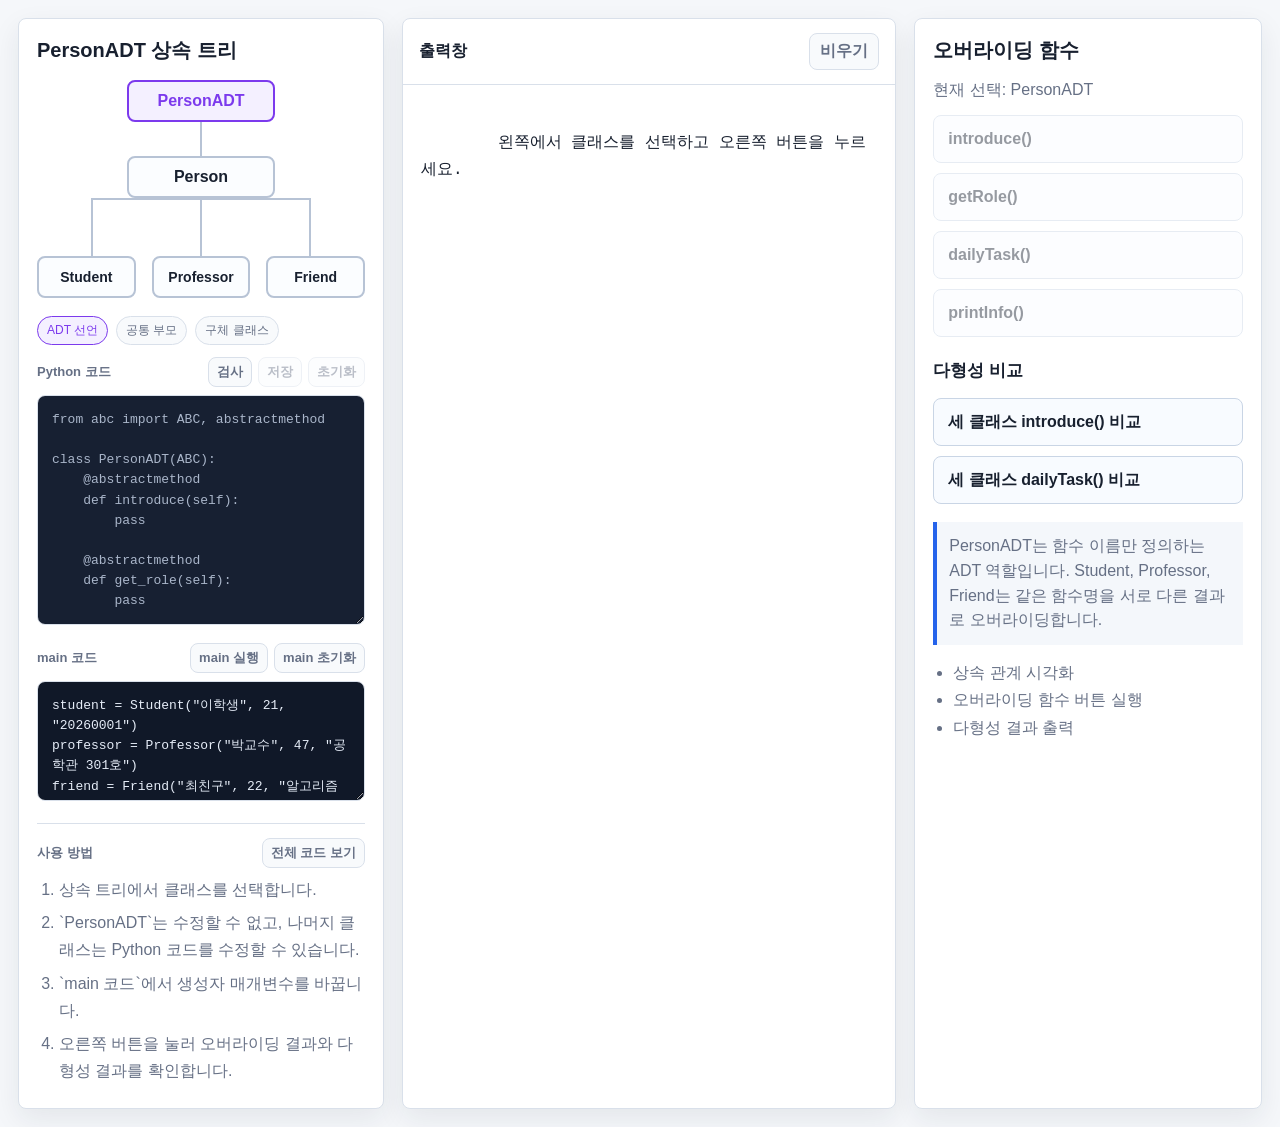
<file: index.html>
<!doctype html>
<html lang="ko">
<head>
  <meta charset="utf-8">
  <meta name="viewport" content="width=device-width, initial-scale=1">
  <title>PersonADT 오버라이딩 데모</title>
  <link rel="stylesheet" href="styles.css">
</head>
<body>
  <main class="app">
    <section class="tree-panel" aria-label="상속 트리">
      <h1>PersonADT 상속 트리</h1>
      <div class="tree">
        <button class="node active" data-class="PersonADT">PersonADT</button>
        <div class="line"></div>
        <button class="node" data-class="Person">Person</button>
        <div class="branches">
          <span></span><span></span><span></span>
        </div>
        <div class="children">
          <button class="node leaf" data-class="Student">Student</button>
          <button class="node leaf" data-class="Professor">Professor</button>
          <button class="node leaf" data-class="Friend">Friend</button>
        </div>
      </div>
      <div class="legend">
        <span data-tier="adt">ADT 선언</span>
        <span data-tier="parent">공통 부모</span>
        <span data-tier="concrete">구체 클래스</span>
      </div>
      <div class="editor-header">
        <span>Python 코드</span>
        <div>
          <button id="checkCode" type="button">검사</button>
          <button id="saveCode" type="button">저장</button>
          <button id="resetCode" type="button">초기화</button>
        </div>
      </div>
      <textarea id="classCode" class="code-box" spellcheck="false" aria-label="Python 코드 편집기"></textarea>
      <div class="editor-header main-header">
        <span>main 코드</span>
        <div>
          <button id="runMain" type="button">main 실행</button>
          <button id="resetMain" type="button">main 초기화</button>
        </div>
      </div>
      <textarea id="mainCode" class="code-box main-code-box" spellcheck="false" aria-label="main Python 코드 편집기"></textarea>
      <section class="usage-guide" aria-label="사용 방법">
        <div class="editor-header">
          <span>사용 방법</span>
          <button id="showFullCode" type="button">전체 코드 보기</button>
        </div>
        <ol>
          <li>상속 트리에서 클래스를 선택합니다.</li>
          <li>`PersonADT`는 수정할 수 없고, 나머지 클래스는 Python 코드를 수정할 수 있습니다.</li>
          <li>`main 코드`에서 생성자 매개변수를 바꿉니다.</li>
          <li>오른쪽 버튼을 눌러 오버라이딩 결과와 다형성 결과를 확인합니다.</li>
        </ol>
      </section>
    </section>

    <section class="output-panel" aria-label="출력창">
      <div class="output-header">
        <span>출력창</span>
        <button id="clearOutput" type="button">비우기</button>
      </div>
      <div id="output" class="output" aria-live="polite">
        왼쪽에서 클래스를 선택하고 오른쪽 버튼을 누르세요.
      </div>
    </section>

    <section class="control-panel" aria-label="함수 실행 패널">
      <h2>오버라이딩 함수</h2>
      <p id="selectedInfo">현재 선택: PersonADT</p>
      <div class="button-grid">
        <button type="button" data-method="introduce">introduce()</button>
        <button type="button" data-method="getRole">getRole()</button>
        <button type="button" data-method="dailyTask">dailyTask()</button>
        <button type="button" data-method="printInfo">printInfo()</button>
      </div>
      <h2 class="sub-title">다형성 비교</h2>
      <div class="button-grid">
        <button type="button" data-poly="introduce">세 클래스 introduce() 비교</button>
        <button type="button" data-poly="dailyTask">세 클래스 dailyTask() 비교</button>
      </div>
      <div class="note">
        PersonADT는 함수 이름만 정의하는 ADT 역할입니다. Student, Professor, Friend는 같은 함수명을 서로 다른 결과로 오버라이딩합니다.
      </div>
      <ul class="checklist">
        <li>상속 관계 시각화</li>
        <li>오버라이딩 함수 버튼 실행</li>
        <li>다형성 결과 출력</li>
      </ul>
    </section>
  </main>
  <div id="pythonModal" class="modal" hidden>
    <div class="modal-box" role="dialog" aria-modal="true" aria-labelledby="pythonModalTitle">
      <h2 id="pythonModalTitle">Python 실행 환경 필요</h2>
      <p>
        Python 실행 환경을 불러오지 못했습니다. 인터넷 연결을 확인하거나 Python을 설치한 뒤 다시 실행해 주세요.
      </p>
      <button id="closePythonModal" type="button">확인</button>
    </div>
  </div>
  <script src="script.js"></script>
</body>
</html>
</file>
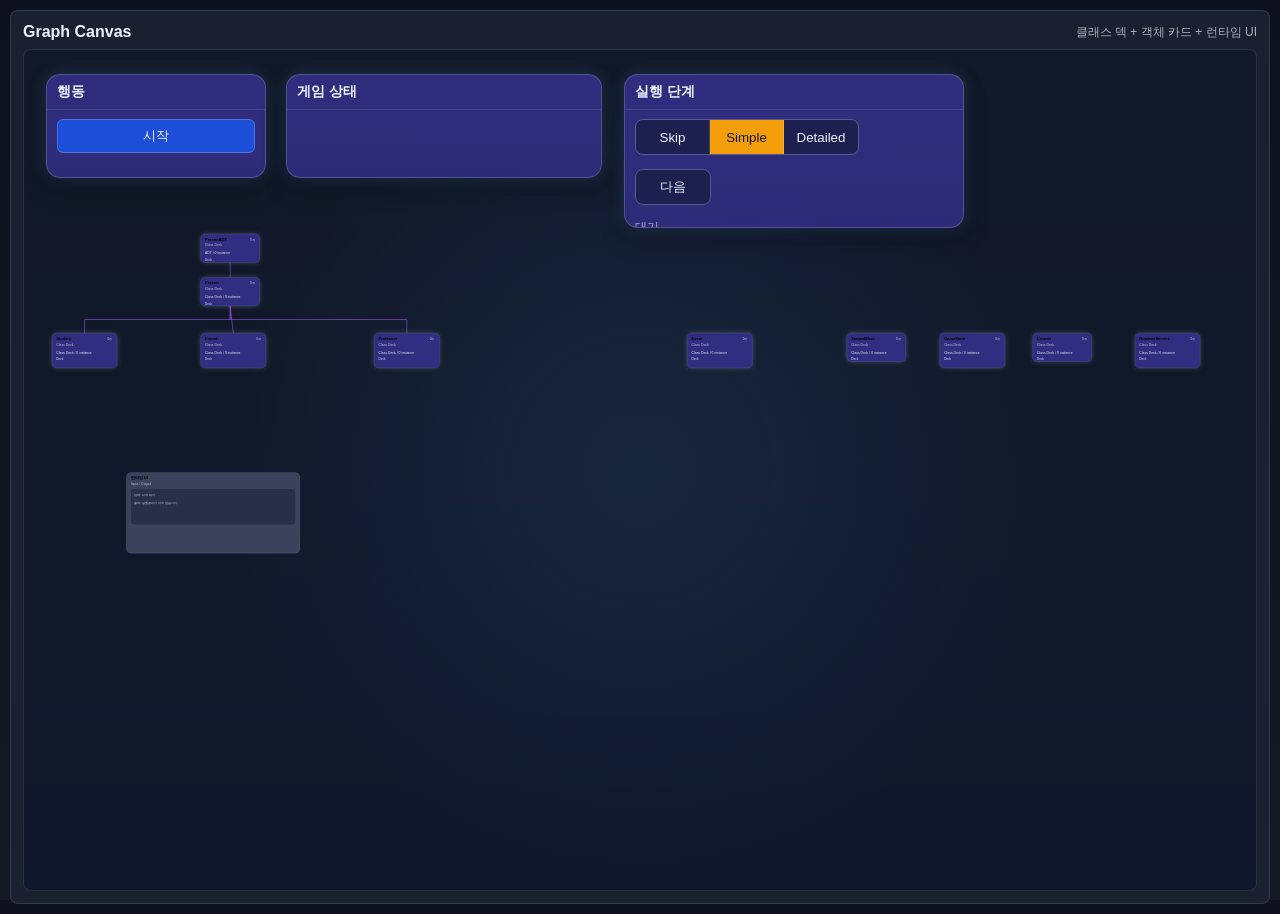
<file: web/index.html>
<!doctype html>
<html lang="ko">
<head>
  <meta charset="utf-8">
  <meta name="viewport" content="width=device-width, initial-scale=1">
  <title>DataStructureTask Graph View</title>
  <link rel="stylesheet" href="./styles.css">
</head>
<body>
  <div class="shell">
    <section class="graph-panel">
      <div class="panel-title">
        <h1>Graph Canvas</h1>
        <div id="graph-hint" class="muted">Class decks + object cards + runtime UI</div>
      </div>
      <div id="graph-viewport" class="graph-viewport">
        <svg id="graph-canvas" class="graph-canvas" xmlns="http://www.w3.org/2000/svg">
          <g id="graph-background"></g>
          <g id="graph-edges"></g>
          <g id="graph-overlays"></g>
          <g id="graph-nodes"></g>
          <g id="graph-runtime-edges"></g>
        </svg>

        <div id="runtime-panels" class="runtime-panels">
          <section id="action-panel" class="runtime-panel" data-panel-id="action-panel">
            <header class="runtime-panel__header">
              <h2 id="action-panel-title">Actions</h2>
            </header>
            <div class="runtime-panel__body">
              <div class="runtime-button-grid">
                <button id="start-button" class="primary">Start</button>
                <button id="relayout-button">Relayout</button>
                <button data-action="study">Study</button>
                <button data-action="play">Play</button>
                <button data-action="exercise">Exercise</button>
                <button data-action="rest">Rest</button>
              </div>
            </div>
          </section>

          <section id="status-panel" class="runtime-panel" data-panel-id="status-panel">
            <header class="runtime-panel__header">
              <h2 id="status-panel-title">Game Status</h2>
            </header>
            <div id="game-status" class="runtime-panel__body status-grid"></div>
          </section>

          <section id="replay-panel" class="runtime-panel" data-panel-id="replay-panel">
            <header class="runtime-panel__header">
              <h2 id="replay-panel-title">Replay</h2>
            </header>
            <div class="runtime-panel__body panel-stack">
              <div class="segmented" id="replay-mode-group">
                <button data-replay-mode="skip">Skip</button>
                <button data-replay-mode="simple" class="is-active">Simple</button>
                <button data-replay-mode="detailed">Detailed</button>
              </div>
              <div class="segmented" id="replay-controls-group">
                <button id="next-step-button">Next</button>
              </div>
              <div id="replay-status" class="muted">Idle</div>
              <div class="segmented" id="lang-group">
                <button data-lang="ko" class="is-active">KO</button>
                <button data-lang="en">EN</button>
              </div>
              <div class="runtime-button-row">
                <button id="fit-view-button">Fit View</button>
                <button id="reset-view-button">Reset Layout</button>
              </div>
            </div>
          </section>

          <section id="choice-panel" class="runtime-panel runtime-panel--hidden" data-panel-id="choice-panel">
            <header class="runtime-panel__header">
              <h2 id="choice-panel-title">Choice</h2>
            </header>
            <div id="choice-panel-content" class="runtime-panel__body panel-stack"></div>
          </section>

          <section id="output-panel" class="runtime-panel" data-panel-id="output-panel">
            <header class="runtime-panel__header">
              <h2 id="output-panel-title">CLI Output</h2>
            </header>
            <div id="output-panel-content" class="runtime-panel__body output-list"></div>
          </section>
        </div>

        <aside id="node-detail-panel" class="node-detail-panel node-detail-panel--hidden">
          <header class="node-detail-panel__header">
            <div>
              <h2 id="node-detail-title">Node</h2>
              <div id="node-detail-subtitle" class="muted"></div>
            </div>
            <button id="node-detail-close" type="button" aria-label="Close">X</button>
          </header>
          <div id="node-detail-content" class="node-detail-panel__body"></div>
        </aside>
      </div>
    </section>

    <div class="main-layout">
      <aside class="inspector-panel">
        <div class="panel-title">
          <h2>Inspector</h2>
        </div>
        <div id="inspector-content" class="inspector-content"></div>
      </aside>

      <section class="timeline-panel">
        <div class="panel-title">
          <h2>Trace</h2>
        </div>
        <div id="timeline-content" class="timeline-content"></div>
      </section>
    </div>
  </div>

  <div id="context-menu" class="context-menu hidden"></div>

  <script type="module" src="./app.js"></script>
</body>
</html>
</file>
<file: styles.css>
:root {
  --bg: #f5f7fa;
  --panel: #ffffff;
  --ink: #18202f;
  --muted: #667085;
  --line: #b7c3d5;
  --purple: #7c3aed;
  --blue: #2563eb;
  --green: #16835f;
  --orange: #c86413;
  --border: #d9e0ea;
}

* {
  box-sizing: border-box;
}

body {
  margin: 0;
  min-height: 100vh;
  color: var(--ink);
  background: var(--bg);
  font-family: "Segoe UI", "Malgun Gothic", Arial, sans-serif;
}

button {
  font: inherit;
  cursor: pointer;
}

.app {
  display: grid;
  grid-template-columns: minmax(260px, 1fr) minmax(360px, 1.35fr) minmax(260px, 0.95fr);
  gap: 18px;
  min-height: 100vh;
  padding: 18px;
}

.tree-panel,
.output-panel,
.control-panel {
  min-width: 0;
  border: 1px solid var(--border);
  border-radius: 8px;
  background: var(--panel);
  box-shadow: 0 10px 28px rgba(24, 32, 47, 0.08);
}

.tree-panel,
.control-panel {
  padding: 18px;
}

h1,
h2 {
  margin: 0 0 16px;
  font-size: 20px;
  letter-spacing: 0;
}

.tree {
  display: flex;
  flex-direction: column;
  align-items: center;
  margin: 8px 0 18px;
}

.node {
  width: 148px;
  min-height: 42px;
  border: 2px solid var(--line);
  border-radius: 8px;
  color: var(--ink);
  background: #fbfdff;
  font-weight: 700;
}

.node.active {
  border-color: var(--purple);
  color: var(--purple);
  background: #f4f0ff;
}

.node[data-class="Person"].active {
  border-color: var(--blue);
  color: var(--blue);
  background: #eef4ff;
}

.node.leaf.active {
  border-color: var(--green);
  color: var(--green);
  background: #effaf5;
}

.line {
  width: 2px;
  height: 34px;
  background: var(--line);
}

.branches {
  position: relative;
  display: grid;
  grid-template-columns: repeat(3, 1fr);
  width: 100%;
  max-width: 470px;
  height: 58px;
  margin-top: 0;
}

.branches::before {
  content: "";
  position: absolute;
  top: 0;
  left: 16.6%;
  right: 16.6%;
  height: 2px;
  background: var(--line);
}

.branches::after {
  content: "";
  position: absolute;
  top: -2px;
  left: 50%;
  width: 2px;
  height: 4px;
  background: var(--line);
  transform: translateX(-50%);
}

.branches span {
  justify-self: center;
  width: 2px;
  height: 58px;
  background: var(--line);
}

.children {
  display: grid;
  grid-template-columns: repeat(3, minmax(86px, 1fr));
  gap: 16px;
  width: 100%;
}

.children .node {
  width: 100%;
  font-size: 14px;
}

.legend {
  display: flex;
  flex-wrap: wrap;
  gap: 8px;
  margin: 0 0 12px;
}

.legend span {
  border: 1px solid var(--border);
  border-radius: 999px;
  background: #f8fafc;
  color: var(--muted);
  padding: 5px 9px;
  font-size: 12px;
}

.legend span.active[data-tier="adt"] {
  border-color: var(--purple);
  color: var(--purple);
  background: #f4f0ff;
}

.legend span.active[data-tier="parent"] {
  border-color: var(--blue);
  color: var(--blue);
  background: #eef4ff;
}

.legend span.active[data-tier="concrete"] {
  border-color: var(--green);
  color: var(--green);
  background: #effaf5;
}

.editor-header {
  display: flex;
  align-items: center;
  justify-content: space-between;
  gap: 8px;
  margin: 0 0 8px;
  color: var(--muted);
  font-size: 13px;
  font-weight: 700;
}

.main-header {
  margin-top: 14px;
}

.editor-header div {
  display: flex;
  gap: 6px;
}

.editor-header button {
  border: 1px solid var(--border);
  border-radius: 8px;
  background: #f8fafc;
  color: var(--muted);
  padding: 5px 8px;
}

.editor-header button:disabled {
  opacity: 0.45;
  cursor: not-allowed;
}

.code-box {
  overflow: auto;
  width: 100%;
  min-height: 230px;
  max-height: 42vh;
  resize: vertical;
  margin: 0;
  padding: 14px;
  border: 1px solid var(--border);
  border-radius: 8px;
  background: #101828;
  color: #e6edf8;
  outline: none;
  font-size: 13px;
  line-height: 1.55;
  font-family: Consolas, "Courier New", monospace;
}

.code-box:focus {
  border-color: var(--blue);
}

.code-box[readonly] {
  color: #aab6ca;
  background: #172032;
  cursor: not-allowed;
}

.main-code-box {
  min-height: 120px;
  max-height: 26vh;
}

.usage-guide {
  margin-top: 18px;
  padding-top: 14px;
  border-top: 1px solid var(--border);
}

.usage-guide ol {
  margin: 0;
  padding-left: 22px;
  color: var(--muted);
  line-height: 1.7;
}

.usage-guide li {
  margin-bottom: 6px;
}

.output-panel {
  display: flex;
  flex-direction: column;
  overflow: hidden;
}

.output-header {
  display: flex;
  align-items: center;
  justify-content: space-between;
  padding: 14px 16px;
  border-bottom: 1px solid var(--border);
  font-weight: 700;
}

#clearOutput {
  border: 1px solid var(--border);
  border-radius: 8px;
  background: #f8fafc;
  color: var(--muted);
  padding: 7px 10px;
}

.output {
  flex: 1;
  overflow: auto;
  padding: 18px;
  white-space: pre-wrap;
  font-family: Consolas, "Courier New", monospace;
  line-height: 1.7;
}

#selectedInfo {
  margin: 0 0 14px;
  color: var(--muted);
}

.sub-title {
  margin-top: 22px;
  font-size: 17px;
}

.button-grid {
  display: grid;
  gap: 10px;
}

.button-grid button {
  min-height: 48px;
  border: 1px solid #c9d5e5;
  border-radius: 8px;
  background: #f8fbff;
  color: var(--ink);
  font-weight: 700;
  text-align: left;
  padding: 0 14px;
}

.button-grid button:disabled {
  opacity: 0.45;
  cursor: not-allowed;
}

.button-grid button:hover,
#clearOutput:hover,
.editor-header button:hover {
  border-color: var(--blue);
  color: var(--blue);
}

.button-grid button:disabled:hover {
  border-color: #c9d5e5;
  color: var(--ink);
}

.editor-header button:disabled:hover {
  border-color: var(--border);
  color: var(--muted);
}

.note {
  margin-top: 18px;
  padding: 12px;
  border-left: 4px solid var(--blue);
  background: #f4f7fb;
  color: var(--muted);
  line-height: 1.55;
}

.checklist {
  margin: 14px 0 0;
  padding-left: 20px;
  color: var(--muted);
  line-height: 1.7;
}

.modal {
  position: fixed;
  inset: 0;
  display: grid;
  place-items: center;
  padding: 20px;
  background: rgba(15, 23, 42, 0.48);
  z-index: 10;
}

.modal[hidden] {
  display: none;
}

.modal-box {
  width: min(420px, 100%);
  border-radius: 8px;
  background: #ffffff;
  padding: 22px;
  box-shadow: 0 18px 44px rgba(15, 23, 42, 0.24);
}

.modal-box h2 {
  margin-bottom: 10px;
}

.modal-box p {
  margin: 0 0 18px;
  color: var(--muted);
  line-height: 1.6;
}

.modal-box button {
  width: 100%;
  min-height: 42px;
  border: 1px solid var(--blue);
  border-radius: 8px;
  background: var(--blue);
  color: #ffffff;
  font-weight: 700;
}

@media (max-width: 980px) {
  .app {
    grid-template-columns: 1fr;
  }

  .output-panel {
    min-height: 320px;
  }
}
</file>
<file: web/styles.css>
:root {
  --bg: #151824;
  --panel: #1c2130;
  --panel-2: #242b3b;
  --card: #2b3448;
  --card-2: #35405a;
  --text: #eef2ff;
  --muted: #a8b1c7;
  --line: #41506f;
  --edge-inheritance: #a855f7;
  --edge-instance: #60a5fa;
  --edge-ownership: #2dd4bf;
  --runtime-current: #f59e0b;
  --runtime-next: #38bdf8;
  --runtime-completed: #22c55e;
  --node-class: #312e81;
  --node-object: #3b425b;
  --node-readonly: #4b5563;
  --node-field: #7c6f36;
  --node-method: #166534;
  --node-event: #7f1d1d;
  --node-status: #5b21b6;
}

* { box-sizing: border-box; }
html, body { height: 100%; }
body {
  margin: 0;
  font-family: Arial, sans-serif;
  background: linear-gradient(180deg, #0e1220, var(--bg));
  color: var(--text);
}

.shell {
  min-height: 100vh;
  display: block;
  padding: 10px;
}

.graph-panel,
.inspector-panel,
.timeline-panel {
  background: rgba(28, 33, 48, 0.94);
  border: 1px solid rgba(148, 163, 184, 0.2);
  border-radius: 8px;
  min-height: 0;
}

.main-layout {
  display: none;
}

.graph-panel,
.inspector-panel,
.timeline-panel {
  padding: 12px;
}

.panel-title {
  display: flex;
  justify-content: space-between;
  align-items: center;
  gap: 8px;
  margin-bottom: 8px;
}

.panel-title h1,
.panel-title h2 {
  margin: 0;
  font-size: 16px;
}

.muted {
  color: var(--muted);
  font-size: 12px;
}

.graph-viewport {
  position: relative;
  height: calc(100vh - 58px);
  min-height: 0;
  overflow: hidden;
  border-radius: 8px;
  background:
    radial-gradient(circle at center, rgba(96, 165, 250, 0.1), transparent 55%),
    linear-gradient(180deg, rgba(17, 24, 39, 0.9), rgba(15, 23, 42, 0.95));
  border: 1px solid rgba(148, 163, 184, 0.18);
}

.graph-canvas {
  width: 100%;
  height: 100%;
  display: block;
}

.runtime-panels {
  position: absolute;
  inset: 0;
  pointer-events: none;
}

.node-detail-panel {
  position: absolute;
  top: 18px;
  right: 18px;
  width: min(360px, calc(100% - 36px));
  max-height: calc(100% - 36px);
  overflow: auto;
  pointer-events: auto;
  background: rgba(28, 33, 48, 0.98);
  border: 1px solid rgba(148, 163, 184, 0.28);
  border-radius: 8px;
  box-shadow: 0 18px 42px rgba(0, 0, 0, 0.34);
  z-index: 5;
}

.node-detail-panel--hidden {
  display: none;
}

.node-detail-panel__header {
  display: flex;
  align-items: flex-start;
  justify-content: space-between;
  gap: 10px;
  padding: 14px;
  border-bottom: 1px solid rgba(148, 163, 184, 0.18);
}

.node-detail-panel__header h2 {
  margin: 0 0 4px;
  font-size: 18px;
}

.node-detail-panel__header button {
  min-width: 34px;
  height: 30px;
  padding: 0;
}

.node-detail-panel__body {
  display: grid;
  gap: 10px;
  padding: 12px;
}

.detail-list {
  display: grid;
  gap: 6px;
}

.detail-list div {
  display: flex;
  justify-content: space-between;
  gap: 12px;
  font-size: 13px;
}

.detail-list span:first-child {
  color: var(--muted);
}

.runtime-panel {
  position: absolute;
  pointer-events: auto;
  min-width: 180px;
  min-height: 78px;
  max-width: min(38vw, 600px);
  max-height: min(42vh, 320px);
  overflow: auto;
  resize: none;
  background: linear-gradient(180deg, rgba(49, 46, 129, 0.96), rgba(49, 46, 129, 0.9));
  border: 1.5px solid rgba(226, 232, 240, 0.2);
  border-radius: 14px;
  box-shadow: 0 0 18px rgba(96, 165, 250, 0.18), 0 12px 24px rgba(0, 0, 0, 0.24);
  backdrop-filter: none;
  z-index: 3;
  transition: box-shadow 180ms ease, border-color 180ms ease, opacity 180ms ease, transform 180ms ease;
}

#action-panel,
#status-panel,
#replay-panel,
#choice-panel,
#output-panel {
  max-width: none;
  max-height: none;
}

.runtime-panel--hidden {
  display: none;
}

.runtime-panel.is-current {
  border-color: #f59e0b;
  box-shadow: 0 0 0 2px rgba(245, 158, 11, 0.35), 0 16px 34px rgba(0, 0, 0, 0.28);
}

.runtime-panel.is-next {
  border-color: #38bdf8;
  box-shadow: 0 0 0 2px rgba(56, 189, 248, 0.28), 0 16px 34px rgba(0, 0, 0, 0.28);
}

.runtime-panel.is-changed {
  border-color: #facc15;
  box-shadow: 0 0 0 2px rgba(250, 204, 21, 0.28), 0 16px 34px rgba(0, 0, 0, 0.28);
}

.runtime-panel.is-dimmed {
  opacity: 0.48;
}

.runtime-panel__header {
  display: flex;
  align-items: center;
  justify-content: space-between;
  gap: 8px;
  padding: 8px 10px;
  border-bottom: 1px solid rgba(226, 232, 240, 0.12);
  cursor: default;
  user-select: none;
}

.runtime-panel__header h2 {
  margin: 0;
  font-size: 14px;
}

.runtime-panel__body {
  padding: 9px 10px 10px;
}

.panel-stack {
  display: grid;
  gap: 8px;
}

.runtime-button-grid {
  display: grid;
  grid-template-columns: 1fr;
  gap: 7px;
}

#relayout-button {
  display: none;
}

.runtime-button-grid.has-game {
  grid-template-columns: 1fr 1fr;
}

.runtime-button-grid.has-game #relayout-button {
  display: block;
}

#action-panel [data-action] {
  display: none;
}

.runtime-button-row {
  display: flex;
  gap: 8px;
  flex-wrap: wrap;
}

.status-grid {
  display: grid;
  grid-template-columns: repeat(2, minmax(0, 1fr));
  gap: 6px;
}

.status-card {
  border: 1px solid rgba(226, 232, 240, 0.16);
  background: rgba(255, 255, 255, 0.05);
  border-radius: 8px;
  padding: 6px 8px;
}

.status-card__label {
  display: block;
  color: var(--muted);
  font-size: 11px;
  margin-bottom: 4px;
}

.status-card__value {
  font-size: 14px;
  font-weight: 700;
}

.output-list,
.choice-list {
  display: grid;
  gap: 10px;
}

.output-card,
.choice-card-panel {
  border: 1px solid rgba(226, 232, 240, 0.16);
  background: rgba(255, 255, 255, 0.06);
  border-radius: 8px;
  padding: 10px;
}

.output-card strong,
.choice-card-panel strong {
  display: block;
  margin-bottom: 6px;
  font-size: 12px;
}

.output-card--polymorphism {
  border-color: rgba(250, 204, 21, 0.72);
  background: linear-gradient(180deg, rgba(120, 53, 15, 0.72), rgba(28, 33, 48, 0.96));
  box-shadow: 0 0 0 2px rgba(250, 204, 21, 0.22), 0 18px 38px rgba(0, 0, 0, 0.32);
}

.output-card--polymorphism strong {
  color: #facc15;
  font-size: 18px;
}

.poly-output__meta {
  display: grid;
  gap: 5px;
  margin: 10px 0;
  font-size: 13px;
}

.output-card--polymorphism pre {
  margin: 10px 0 0;
  white-space: pre-wrap;
  font-size: 15px;
  line-height: 1.45;
  color: #f8fafc;
}

.polymorphism-card {
  border-color: rgba(250, 204, 21, 0.58);
  background: rgba(120, 53, 15, 0.24);
}

.polymorphism-run-button {
  width: 100%;
  border: 1px solid rgba(250, 204, 21, 0.78);
  background: #f59e0b;
  color: #111827;
  border-radius: 8px;
  padding: 11px 12px;
  font-weight: 800;
  cursor: pointer;
}

.polymorphism-note {
  margin-top: 8px;
  color: #fde68a;
  font-size: 12px;
  line-height: 1.4;
}

.init-card {
  display: grid;
  gap: 10px;
}

.init-card button {
  border: 1px solid rgba(226, 232, 240, 0.22);
  background: rgba(15, 23, 42, 0.54);
  color: var(--text);
  border-radius: 7px;
  padding: 8px 12px;
}

.init-card button.is-active {
  background: var(--accent);
  color: #111827;
}

.init-input {
  width: 100%;
  border: 1px solid rgba(226, 232, 240, 0.22);
  background: rgba(15, 23, 42, 0.54);
  color: var(--text);
  border-radius: 8px;
  padding: 9px 10px;
}

.choice-card-panel {
  cursor: pointer;
  transition: transform 140ms ease, border-color 140ms ease, background 140ms ease;
}

.choice-card-panel:hover {
  transform: translateY(-2px);
  border-color: #60a5fa;
  background: #24304b;
}

.choice-panel__prompt {
  color: var(--text);
  font-size: 14px;
  line-height: 1.45;
}

.timeline-content,
.inspector-content {
  display: grid;
  gap: 10px;
  align-content: start;
}

.timeline-panel {
  overflow: auto;
  max-height: 180px;
}

.section-card {
  background: var(--panel-2);
  border: 1px solid rgba(148, 163, 184, 0.18);
  border-radius: 8px;
  padding: 10px;
}

.section-card h3 {
  margin: 0 0 8px 0;
  font-size: 14px;
}

.kv-list {
  display: grid;
  gap: 6px;
}

.kv-list div {
  display: flex;
  justify-content: space-between;
  gap: 10px;
  font-size: 12px;
}

.timeline-log {
  padding: 8px 10px;
  border-radius: 8px;
  background: #20283a;
  border: 1px solid rgba(148, 163, 184, 0.15);
}

.timeline-log strong {
  display: block;
  margin-bottom: 4px;
  font-size: 12px;
}

.context-menu {
  position: fixed;
  z-index: 50;
  min-width: 180px;
  background: #111827;
  border: 1px solid rgba(148, 163, 184, 0.22);
  border-radius: 8px;
  box-shadow: 0 18px 40px rgba(0, 0, 0, 0.35);
  padding: 6px;
}

.context-menu.hidden { display: none; }

.context-menu button {
  width: 100%;
  text-align: left;
  background: transparent;
  border: 0;
  padding: 8px 10px;
}

.context-menu button:disabled {
  color: #64748b;
  cursor: default;
}

button,
select {
  border: 1px solid rgba(226, 232, 240, 0.24);
  background: rgba(15, 23, 42, 0.54);
  color: var(--text);
  border-radius: 6px;
  padding: 7px 10px;
}

button { cursor: pointer; }
button.primary { background: #1d4ed8; }
button.is-active {
  background: #f59e0b;
  color: #111827;
  border-color: #fbbf24;
}
button.is-busy {
  outline: 2px solid #38bdf8;
}

.segmented {
  display: inline-flex;
  width: max-content;
  margin-bottom: 6px;
  border: 1px solid rgba(226, 232, 240, 0.24);
  border-radius: 8px;
  overflow: hidden;
}

.segmented button {
  border-radius: 0;
  border: 0;
  border-right: 1px solid rgba(226, 232, 240, 0.18);
  min-width: 74px;
  min-height: 34px;
  white-space: nowrap;
}

.segmented button:last-child {
  border-right: 0;
}

#replay-panel .runtime-button-row,
#lang-group,
#choice-panel {
  display: none;
}

#output-panel {
  display: none;
}

#output-panel.is-init {
  display: none;
}

#replay-status {
  display: block;
}

.node-title { font-size: 13px; font-weight: 700; }
.node-subtitle { font-size: 11px; fill: #dbe2f2; opacity: 0.8; }
.node-metric { font-size: 11px; fill: #e5e7eb; }
.node-badge { font-size: 10px; fill: #d1d5db; }
.node-note { font-size: 10px; fill: #cbd5e1; }
.node-note--changed { fill: #fde68a; font-weight: 700; }
.node-note--event { fill: #fca5a5; font-weight: 700; }
.edge-label {
  font-size: 10px;
  fill: #94a3b8;
  paint-order: stroke;
  stroke: rgba(15, 23, 42, 0.9);
  stroke-width: 3px;
}
.runtime-action-button,
.runtime-action-label,
.runtime-choice-card,
.runtime-choice-label,
.runtime-init-button,
.runtime-init-label {
  cursor: pointer;
}

.runtime-svg-input {
  width: 100%;
  height: 34px;
  box-sizing: border-box;
  border: 1px solid rgba(226, 232, 240, 0.24);
  background: rgba(15, 23, 42, 0.7);
  color: #e5e7eb;
  border-radius: 7px;
  padding: 6px 9px;
  font: 13px system-ui, sans-serif;
}

.edge {
  fill: none;
  stroke-width: 2;
  opacity: 0.9;
  pointer-events: none;
  stroke-linecap: round;
  stroke-linejoin: round;
}

.edge--inheritance { stroke: var(--edge-inheritance); }
.edge--instance { stroke: var(--edge-instance); stroke-dasharray: 7 5; }
.edge--ownership { stroke: var(--edge-ownership); }
.edge--field { stroke: #d4b84a; stroke-dasharray: 4 4; }
.edge--method { stroke: #22c55e; stroke-dasharray: 6 4; }
.edge--runtimeCurrent { stroke: var(--runtime-current); stroke-width: 4; }
.edge--runtimeNext { stroke: var(--runtime-next); stroke-width: 3; stroke-dasharray: 8 5; }
.edge--runtimeRead { stroke: #fde047; stroke-width: 3; stroke-dasharray: 6 4; }
.edge--runtimeWrite { stroke: #fb7185; stroke-width: 3.5; stroke-dasharray: 9 5; }

.node-readonly { opacity: 0.9; }
.node-current { filter: drop-shadow(0 0 12px rgba(245, 158, 11, 0.55)); }
.node-next { filter: drop-shadow(0 0 8px rgba(56, 189, 248, 0.45)); }
.node-changed { filter: drop-shadow(0 0 8px rgba(250, 204, 21, 0.55)); }
.node-pinned { filter: drop-shadow(0 0 8px rgba(148, 163, 184, 0.35)); }
.node-dimmed { opacity: 0.24; }
.runtime-flash {
  animation: runtime-flash 0.8s ease;
}

.edge-dimmed {
  opacity: 0.14;
}

@keyframes runtime-flash {
  0% { filter: drop-shadow(0 0 0 rgba(250, 204, 21, 0)); }
  40% { filter: drop-shadow(0 0 16px rgba(250, 204, 21, 0.9)); }
  100% { filter: drop-shadow(0 0 0 rgba(250, 204, 21, 0)); }
}

@media (max-width: 1200px) {
  .main-layout { grid-template-columns: 1fr; }
}
</file>
